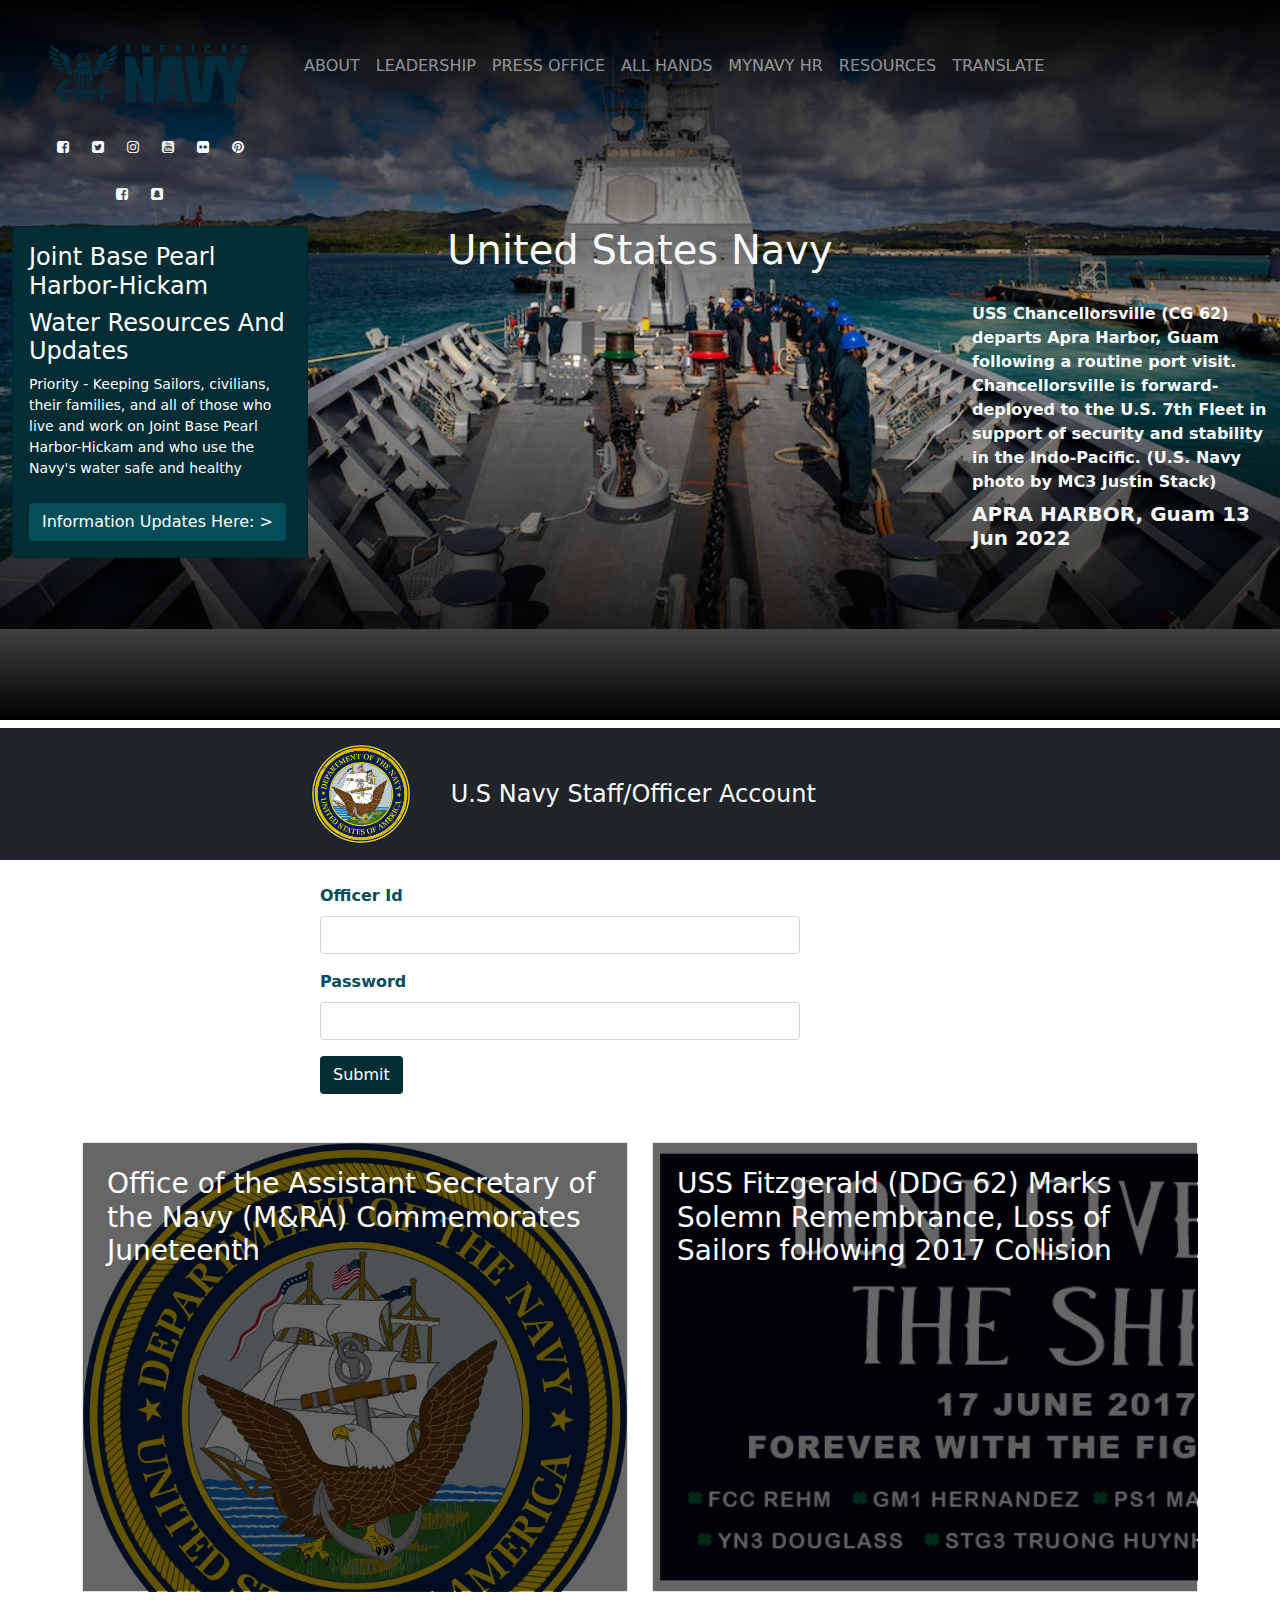
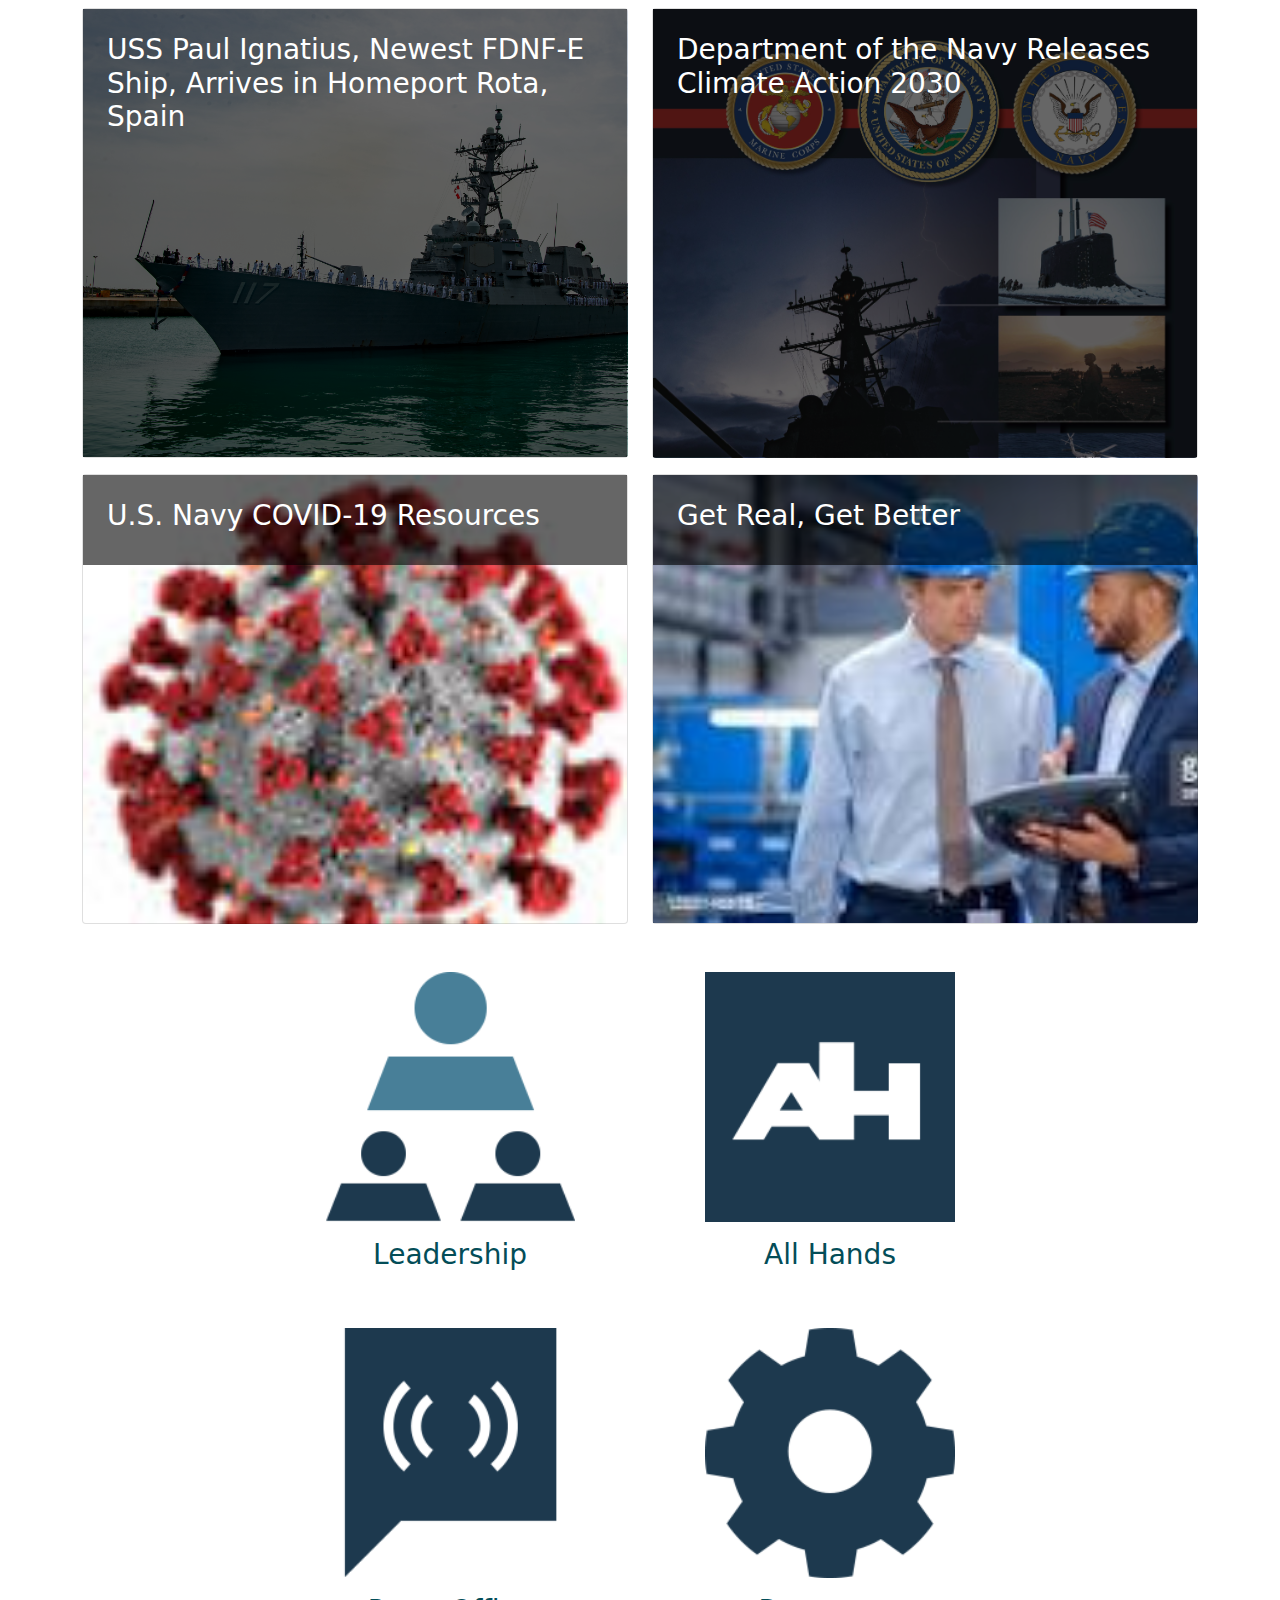
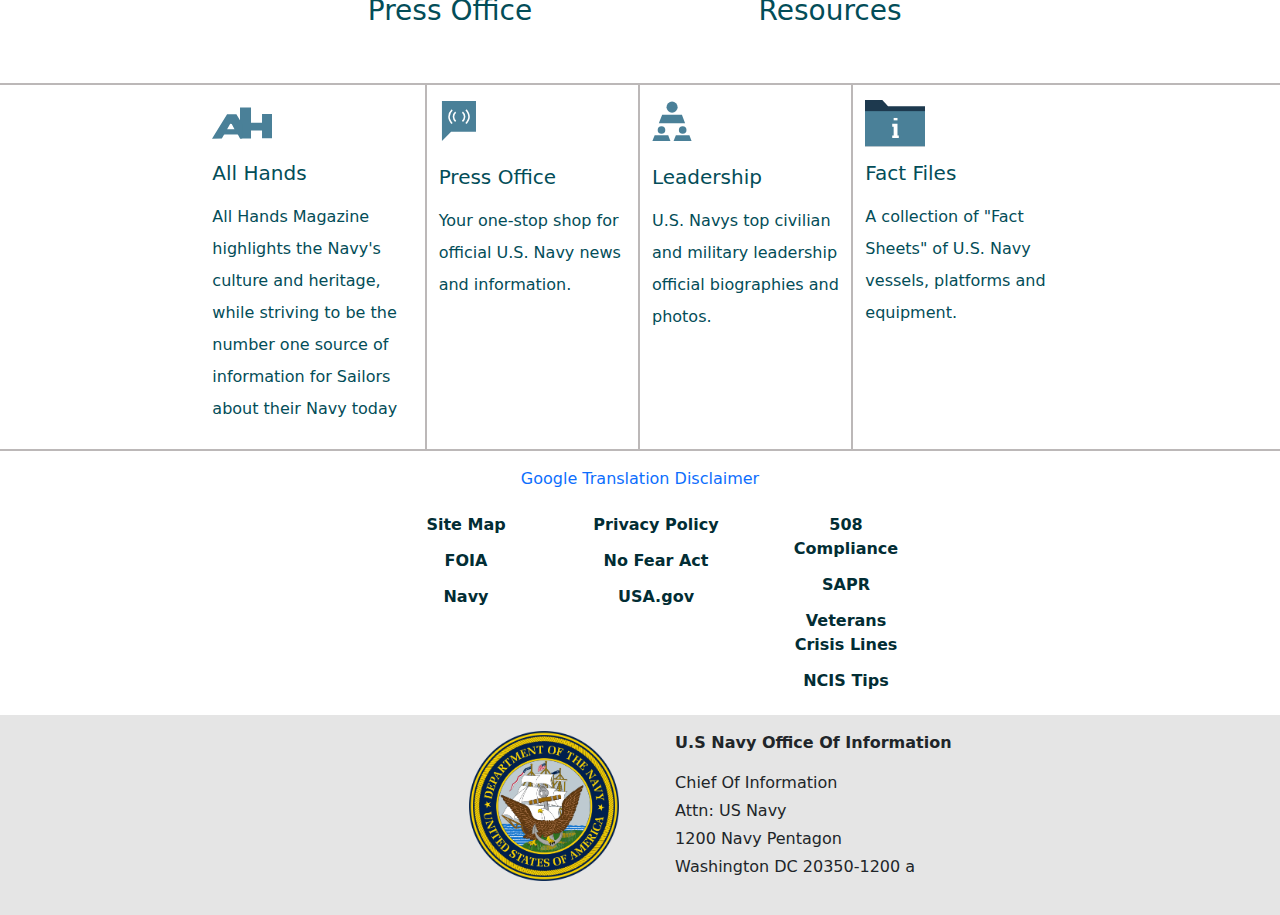
<file: index.html>
<!DOCTYPE html>
<html lang="en">
<head>
    <meta charset="UTF-8">
    <meta http-equiv="X-UA-Compatible" content="IE=edge">
    <meta name="viewport" content="width=device-width, initial-scale=1.0">
    <meta http-equiv="X-UA-Compatible" content="IE=7">
    <meta http-equiv="X-UA-Compatible" content="ie=edge">
    <meta name="description" content="Dhrea's Website">
    <link rel="stylesheet" href="bootstrap/css/bootstrap.min.css">
    <link rel="stylesheet" href="font-awesome-4.7.0/css/font-awesome.min.css">
    <script src="js/jquery-3.5.1.min.js"></script>
    <script src="js/popper2.js"></script>
    <script src="bootstrap/js/bootstrap.min.js"></script>
    <link rel="stylesheet" href="css/style.css">
    <title>Home</title>
</head>
<body>
    <header>
       <div class="rgba pb-3">
        <nav class="navbar navbar-expand-sm navbar-dark">
                <a class="mt-3 ms-5" href="#" class="navbar-brand"><img id="navbarImg" src="images/logo.png" alt="navbar brand"></a>
            <button class="navbar-toggler me-4" data-bs-toggle="collapse" data-bs-target="#nav"><span class="navbar-toggler-icon"></span></button>
            <div class="collapse navbar-collapse ms-5" id="nav">
               <center>
                <ul class="navbar-nav">
                    <li class="dropdown nav-item"><a data-bs-toggle="dropdown" class="nav-link">ABOUT</a>
                        <ul class="dropdown-menu">
                            <li><a href="http://www.navy.mil/About/Our-Core-Values" class="dropdown-item">Our Core Values</a></li>
                            <li><a href="http://www.navy.mil/About/Our-Core-Attributes/" class="dropdown-item">Our Core Attributes</a></li>
                            <li><a href="http://www.navy.mil/About/Mission/" class="dropdown-item">Mission</a></li>
                            <li><a href="http://www.navy.mil/About/Our-Heritage/" class="dropdown-item">Our Heritage</a></li>
                            <li><a href="http://www.navy.mil/About/" class="dropdown-item active">About ></a></li>
                        </ul>
                    </li>
                    <li class="dropdown nav-item"><a data-bs-toggle="dropdown" class="nav-link">LEADERSHIP</a>
                        <ul class="dropdown-menu">
                            <li><a href="http://www.navy.mil/Leadership/Secretary-of-the-Navy/" class="dropdown-item">Secretary Of The Navy</a></li>
                            <li><a href="http://www.navy.mil/Leadership/Chief-of-Naval-Operations/" class="dropdown-item">Chief Of Naval Operations</a></li>
                            <li><a href="http://www.navy.mil/Leadership/Master-Chief-Petty-Officer-of-the-Navy/" class="dropdown-item">Master Chief Petty Officer Of The Navy</a></li>
                            <li><a href="http://www.navy.mil/Leadership/Chief-of-Naval-Personnel/" class="dropdown-item">Chief Of Naval Personnel</a></li>
                            <li><a href="https://www.secnav.navy.mil/donhr/About/Senior-Executives/Pages/Biographies.aspx" class="dropdown-item">Senior Executives</a></li>
                            <li><a href="http://www.navy.mil/Leadership/Flag-Officer-Biographies/" class="dropdown-item">Flag Officer Biographies</a></li>
                            <li><a href="http://www.navy.mil/Leadership/" class="dropdown-item active">Leadership ></a></li>
                        </ul>
                    </li>
                    <li class="dropdown nav-item"><a data-bs-toggle="dropdown" class="nav-link">PRESS OFFICE</a>
                        <ul class="dropdown-menu">
                            <li><a href="http://www.navy.mil/Press-Office/Press-Briefings/" class="dropdown-item">Press Briefings</a></li>
                            <li><a href="http://www.navy.mil/Press-Office/Press-Releases/" class="dropdown-item">Press Releases</a></li>
                            <li><a href="http://www.navy.mil/Press-Office/Testimony/" class="dropdown-item">Testimony</a></li>
                            <li><a href="http://www.navy.mil/Press-Office/Speeches/" class="dropdown-item">Speeches</a></li>
                            <li><a href="http://www.navy.mil/Press-Office/Statements/" class="dropdown-item">Statement</a></li>
                            <li><a href="https://www.navy.mil/Press-Office/News-Stories/Term/3087/" class="dropdown-item">News Stories</a></li>
                            <li><a href="http://www.navy.mil/Press-Office/" class="dropdown-item active">Press Office ></a></li>
                        </ul>
                    </li>
                    <li class="nav-item"><a href="https://www.ah.mil/" class="nav-link">ALL HANDS</a></li>
                    <li class="nav-item"><a href="https://www.mynavyhr.navy.mil/" class="nav-link" target="_blank">MYNAVY HR</a></li>
                    <li class="dropdown nav-item"><a data-bs-toggle="dropdown" class="nav-link">RESOURCES</a>
                        <ul class="dropdown-menu">
                            <li><a href="http://www.navy.mil/Resources/Photo-Gallery/" class="dropdown-item">Photo Gallery</a></li>
                            <li><a href="http://www.navy.mil/Resources/Videos/" class="dropdown-item">Videos</a></li>
                            <li><a href="http://www.navy.mil/Resources/Graphics-Gallery/" class="dropdown-item">Graphics Gallery</a></li>
                            <li><a href="http://www.navy.mil/Resources/Social-Media-Directory-Guidance/" class="dropdown-item">Social Media Directory & Guidance</a></li>
                            <li><a href="https://www.applocker.navy.mil/#!/apps" class="dropdown-item">App Locker</a></li>
                            <li><a href="http://www.navy.mil/Resources/Blogs/" class="dropdown-item">Blogs</a></li>
                            <li><a href="http://www.navy.mil/Resources/Podcasts/" class="dropdown-item">PodCasts</a></li>
                            <li><a href="http://www.navy.mil/CNO-Professional-Reading-Program/" class="dropdown-item">CNO Professional Reading Program</a></li>
                            <li><a href="http://www.navy.mil/Resources/Strategic-Library/" class="dropdown-item">Strategic Library</a></li>
                            <li><a href="http://www.navy.mil/Resources/Fact-Files/" class="dropdown-item">Fact Files</a></li>
                            <li><a href="http://www.navy.mil/Resources/RSS-Feeds/" class="dropdown-item">RSS Feeds</a></li>
                            <li><a href="https://www.navy.com/" class="dropdown-item">Military Careers</a></li>
                            <li><a href="https://www.secnav.navy.mil/donhr/Pages/Default.aspx" class="dropdown-item">Civilian Careers</a></li>
                            <li><a href="http://www.navy.mil/Resources/Frequently-Asked-Questions/" class="dropdown-item">Frequently Asked Questions</a></li>
                            <li><a href="https://www.mynavyhr.navy.mil/References/Messages/NAVADMIN-2021/" class="dropdown-item">NAVADMINs</a></li>
                            <li><a href="https://www.mynavyhr.navy.mil/References/Messages/ALNAV-2021/" class="dropdown-item">ALNAVs</a></li>
                            <li><a href="http://www.navy.mil/Resources/Contact-Us/" class="dropdown-item">Contact Us</a></li>
                            <li><a href="http://www.navy.mil/Resources/" class="dropdown-item active">Resources ></a></li>
                        </ul>
                    </li>
                    <li class="nav-item"><a href="http://www.navy.mil/Translate/" class="nav-link">TRANSLATE</a></li>
                </ul>
               </center>
            </div>
        </nav>
        <div class="ms-5 ico">
            <p><a class="text-light btn btn-sm" href="https://www.facebook.com/usnavy"><i class="fa fa-facebook-square"></i></a> <a class="text-light btn btn-sm" href="https://www.twitter.com/usnavy"><i class="fa fa-twitter-square"></i></a> <a class="text-light btn btn-sm" href="https://www.instagram.com/usnavy"><i class="fa fa-instagram"></i></a> <a class="text-light btn btn-sm" href="https://www.youtube.com/usnavy"><i class="fa fa-youtube-square"></i></a> <a class="text-light btn btn-sm" href="https://www.flickr.com/usnavy"><i class="fa fa-flickr"></i></a> <a class="text-light btn btn-sm" href="https://www.pinterest.com/usnavy/"><i class="fa fa-pinterest"></i></a></p>
        <p>
            <a href="#" class="text-light btn btn-sm"></a><a href="#" class="text-light btn btn-sm"></a><a href="#" class="text-light btn btn-sm"></a>
            <a class="text-light btn btn-sm" href="https://www.navy.mil/Resources/Blogs"><i class="fa fa-facebook-square"></i></a>
        <a href="https://www.snapchat.com/add/usnavy" class="text-light btn btn-sm"><i class="fa fa-snapchat-square"></i></a></p>
    
        </div>
        <div class="mb-4 container-fluid">
            <div class="row">
                <div class="col-md-3 col-sm-12">
                    <div class="card card1">
                        <div class="card-body">
                            <h4 class="card-title">Joint Base Pearl Harbor-Hickam</h4>
                            <h4 class="card-title">Water Resources And Updates</h4>
                            <p class="card-text">
                                Priority - Keeping Sailors, civilians, their families, and all of those who
                                live and work on Joint Base Pearl Harbor-Hickam and who use the Navy's water safe and healthy
                            </p>
                            <a href="https://www.navy.mil/jointbasewater" class="btn mt-2">Information Updates Here: ></a>
                        </div>
                    </div>
                </div>
                <div class="col-md-6 deviceView"><h1 class="text-center text-light">United States Navy</h1></div>
                <div class="col-md-3 d-flex align-items-end">
                <a href="https://media.defense.gov/2022/Jun/16/2003019375/2640/1485/0/220613-N-YS413-1067.JPG" style="text-decoration: none;">
                    <div class="deviceView">
                        <b class="text-light">
                     
                            USS Chancellorsville (CG 62) departs Apra Harbor, Guam following a routine port visit. Chancellorsville is forward-deployed to the U.S. 7th Fleet in support of security and stability in the Indo-Pacific. (U.S. Navy photo by MC3 Justin Stack)
                        </b>
                        <h5 class="pt-2"><b class="text-light">APRA HARBOR, Guam 13 Jun 2022</b></h5>
                      </div>
                </a>
                        
                </div>
            </div>
        </div>
       </div>
    </header>

    <main>
        <div>
            <div class="loginHeader bg-dark">
               <div class="row my-2">
                   <div class="col-4 d-flex justify-content-end">
                    <img src="images/DON-SEAL.png" class="d-inline ms-5 mb-3 mt-3" width="100" height="100" alt="seal_logo">
                   </div>
                   <div class="col-6 d-flex align-items-center">
                      <div class=" pt-2 px-3">
                        <h4 class="text-light">U.S Navy Staff/Officer Account</h4>
                      </div>
                   </div>
               </div>
             
            </div>
            <div class="mt-4 w-50 mx-auto">
                <div class="w-75">
                 <form method="post" id="login" class="needs-validation">
                     <div class="form-group">
                         <label class="pb-2"><strong>Officer Id</strong></label>
                         <input type="email" class="form-control" id="email">
                     </div>
                     <div class="form-group mt-3">
                        <label class="pb-2"><strong>Password</strong></label>
                        <input type="password" class="form-control" id="password">
                    </div>
                    <div class="form-group mt-3">
                        <button type="submit" class="btn">Submit</button>
                    </div>
                 </form>
                </div>
             </div>
        
      </div>
        <div class="container mt-5">
            <div class="row">
                <div class="col-md-6 col-sm-12">
                    <div class="card cards car1">
                           <div class="rgb">
                            <h3 class="card-title px-4 pt-4"><a href="https://www.navy.mil/Press-Office/News-Stories/Article/3067275/office-of-the-assistant-secretary-of-the-navy-mra-commemorates-juneteenth/">Office of the Assistant Secretary of the Navy (M&RA) Commemorates Juneteenth</a></h3>
                           </div>
                    </div>
                </div>
                <div class="col-md-6 col-sm-12">
                    <div class="card cards car2">
                          <div class="rgb">
                            <h3 class="card-title px-4 pt-4"><a href="https://www.navy.mil/Press-Office/News-Stories/Article/3065656/uss-fitzgerald-ddg-62-marks-solemn-remembrance-loss-of-sailors-following-2017-c/">USS Fitzgerald (DDG 62) Marks Solemn Remembrance, Loss of Sailors following 2017 Collision</a></h3>
                          </div>
                    </div>
                </div>
            </div>
            <div class="row mt-3">
                <div class="col-md-6 col-sm-12">
                    <div class="card cards car3">
                          <div class="rgb">
                            <h3 class="card-title px-4 pt-4"><a href="https://www.navy.mil/Press-Office/News-Stories/Article/3066958/uss-paul-ignatius-newest-fdnf-e-ship-arrives-in-homeport-rota-spain/">USS Paul Ignatius, Newest FDNF-E Ship, Arrives in Homeport Rota, Spain</a></h3>
                          </div>
                    </div>
                </div>
                <div class="col-md-6 col-sm-12">
                    <div class="card cards car4">
                           <div class="rgb">
                            <h3 class="card-title px-4 pt-4"><a href="https://www.navy.mil/Press-Office/Press-Releases/display-pressreleases/Article/3041221/department-of-the-navy-releases-climate-action-2030/">Department of the Navy Releases Climate Action 2030</a></h3>
                           </div>
                    </div>
                </div>
            </div>
            <div class="row mt-3">
                <div class="col-md-6 col-sm-12">
                    <div class="card cards car5">
                          <div class="rg">  <h3 class="card-title px-4 py-4"><a href="https://www.navy.mil/US-Navy-COVID-19-Updates">U.S. Navy COVID-19 Resources</a></h3></div>
                    </div>
                </div>
                <div class="col-md-6 col-sm-12">
                    <div class="card cards car6">
                           <div class="rg"> <h3 class="card-title px-4 py-4"><a href="https://www.navy.mil/Resources/Blogs/Detail/Article/2894808/get-real-get-better/">Get Real, Get Better</a></h3></div>
                    </div>
                </div>
            </div>
        </div>

        <div class="container mt-5 iconDiv">
            <div class="row">
                <div class="col-md-2 col-sm-12"></div>
                <div class="col-md-4 col-sm-12">
                   <a href="https://www.navy.mil/Leadership" style="text-decoration: none;">
                    <center>
                        <img width="250" height="250" src="images/Leadership-Large-Icon.svg" alt="Leadership">
                        <h3 class="pt-3">Leadership</h3>
                       </center>
                   </a>
            </div>
                <div class="col-md-4 col-sm-12">
                   <a href="https://www.navy.mil/All-Hands" style="text-decoration: none;">
                    <center>
                        <img src="images/AH-Large-Icon.svg" width="250" height="250" alt="All Hands">
                        <h3 class="pt-3">All Hands</h3>
                       </center>
                   </a>
                </div>
                
                <div class="col-md-2 col-sm-12"></div>
            </div>
            <div class="row mt-5">
                <div class="col-md-2 col-sm-12"></div>
                <div class="col-md-4 col-sm-12">
                  <a href="https://www.navy.mil/Press-Office" style="text-decoration: none;">
                    <center>
                        <img width="250" height="250" src="images/Press-Office-Large-Icon.svg" alt="Press Office">
                        <h3 class="pt-3">Press Office</h3>
                       </center>
                  </a>
            </div>
                <div class="col-md-4 col-sm-12">
                <a href="https://www.navy.mil/Resources" style="text-decoration: none;">
                    <center>
                        <img src="images/Resources-Large-Icon.svg" width="250" height="250" alt="Resources">
                        <h3 class="pt-3">Resources</h3>
                       </center>
                </a>
                </div>
                
                <div class="col-md-2 col-sm-12"></div>
            </div>
        </div>
     

        <div class="container-fluid mt-5 fourdivs deviceView">
            <div class="row">
                <div class="col-md-4 bord1 d-flex justify-content-end">
                    <div class="w-50  my-2">
                        <a href="https://allhands.navy.mil/">
                         <img width="60" height="60" src="images/AH-Small-Icon.svg" alt="All Hands">
                         <h5 class="py-2">All Hands</h5>
                         <p class="h-lines">All Hands Magazine highlights the Navy's culture and heritage, while striving to be the number one source of information for Sailors about their Navy today</p>
                        </a>
                     </div>
                </div>
                <div class="col-md-2 bord2">
                  <div class="mt-3">
                   <a href="https://www.navy.mil/Press-Office">
                    <img width="40" height="40" src="images/Press-Office-Small-Icon-01.svg" alt="Press Office">
                    <h5 class="pt-4 pb-2">Press Office</h5>
                    <p class="h-lines">Your one-stop shop for official U.S. Navy news and information.</p>
                   </a>
                  </div>
                </div>
                <div class="col-md-2 bord2">
                    <div class="mt-3">
                    <a href="https://www.navy.mil/Leadership">
                        <img width="40" height="40" src="images/Leadership-Small-Icon-01.svg" alt="Leadership">
                        <h5 class="pt-4 pb-2">Leadership</h5>
                        <p class="h-lines">U.S. Navys top civilian and military leadership official biographies and photos.</p>
                    </a>
                    </div>
                  </div>
                  <div class="col-md-4 bord1">
                   <div class="row">
                    <div class="col-md-6 col-sm-12 me-3 my-2">
                        <a href="https://www.navy.mil/Resources/Fact-Files">
                         <img width="60" height="60" src="images/Fact-Files-Icon-01.svg" alt="Fact Files">
                         <h5 class="py-2">Fact Files</h5>
                         <p class="h-lines">A collection of "Fact Sheets" of U.S. Navy vessels, platforms and equipment.</p>
                        </a>
                     </div>
                   </div>
                </div>
            </div>
        </div>
        <div class="my-3 text-center"><a style="text-decoration: none;" href="https://www.navy.mil/Translate/">Google Translation Disclaimer</a></div>
        <div class="mt-2 container links">
            <div class="row">
                <div class="col-md-3"></div>
                <div class="col-md-2">
                 <center>
                    <ul>
                        <li><a href="https://www.navy.mil/Navy-Site-Map">Site Map</a></li>
                        <li><a href="https://www.foia.gov/">FOIA</a></li>
                        <li><a href="https://www.navy.com/">Navy</a></li>
                    </ul>
                 </center>
                </div>
                <div class="col-md-2">
                   <center>
                    <ul>
                        <li><a href="https://www.navy.mil/Privacy-Policy">Privacy Policy</a></li>
                        <li><a href="https://www.secnav.navy.mil/donhr/Site/Pages/No-Fear-Act.aspx">No Fear Act</a></li>
                        <li><a href="https://www.usa.gov/">USA.gov</a></li>
                    </ul>
                   </center>
                </div>
                <div class="col-md-2">
                  <center>
                    <ul>
                        <li><a href="https://dodcio.defense.gov/DoDSection508/Std_Stmt.aspx">508 Compliance</a></li>
                        <li><a href="https://www.navy.mil/SEXUAL-ASSAULT-PREVENTION-RESPONSE-SAPR">SAPR</a></li>
                        <li><a href="https://www.veteranscrisisline.net/">Veterans Crisis Lines</a></li>
                        <li><a href="https://www.ncis.navy.mil/Resources/NCIS-Tips/">NCIS Tips</a></li>
                    </ul>
                  </center>
                </div>
                <div class="col-md-3"></div>
            </div>
        </div>
    </main>
    <footer class="container-fluid py-3">
        <div class="row">
            <div class="col-md-3"></div>
            <div class="col-md-7 col-sm-12">
                <div class="row">
                    <div class="col-5 d-flex justify-content-end"><img src="images/DON-SEAL.png" width="150" height="150" alt=""></div>
                    <div class="col-7">
                        <ul>
                            <li class="pb-3"><b>U.S Navy Office Of Information</b></li>
                            <li class="pb-1">Chief Of Information</li>
                            <li class="pb-1">Attn: US Navy</li>
                            <li class="pb-1">1200 Navy Pentagon</li>
                            <li class="pb-1">Washington DC 20350-1200 a</li>
                        </ul>
                    </div>
                </div>
            </div>
            <div class="col-md-2"></div>
        </div>
    </footer>
    <script src="js/main.js"></script>
</body>
</html>
</file>
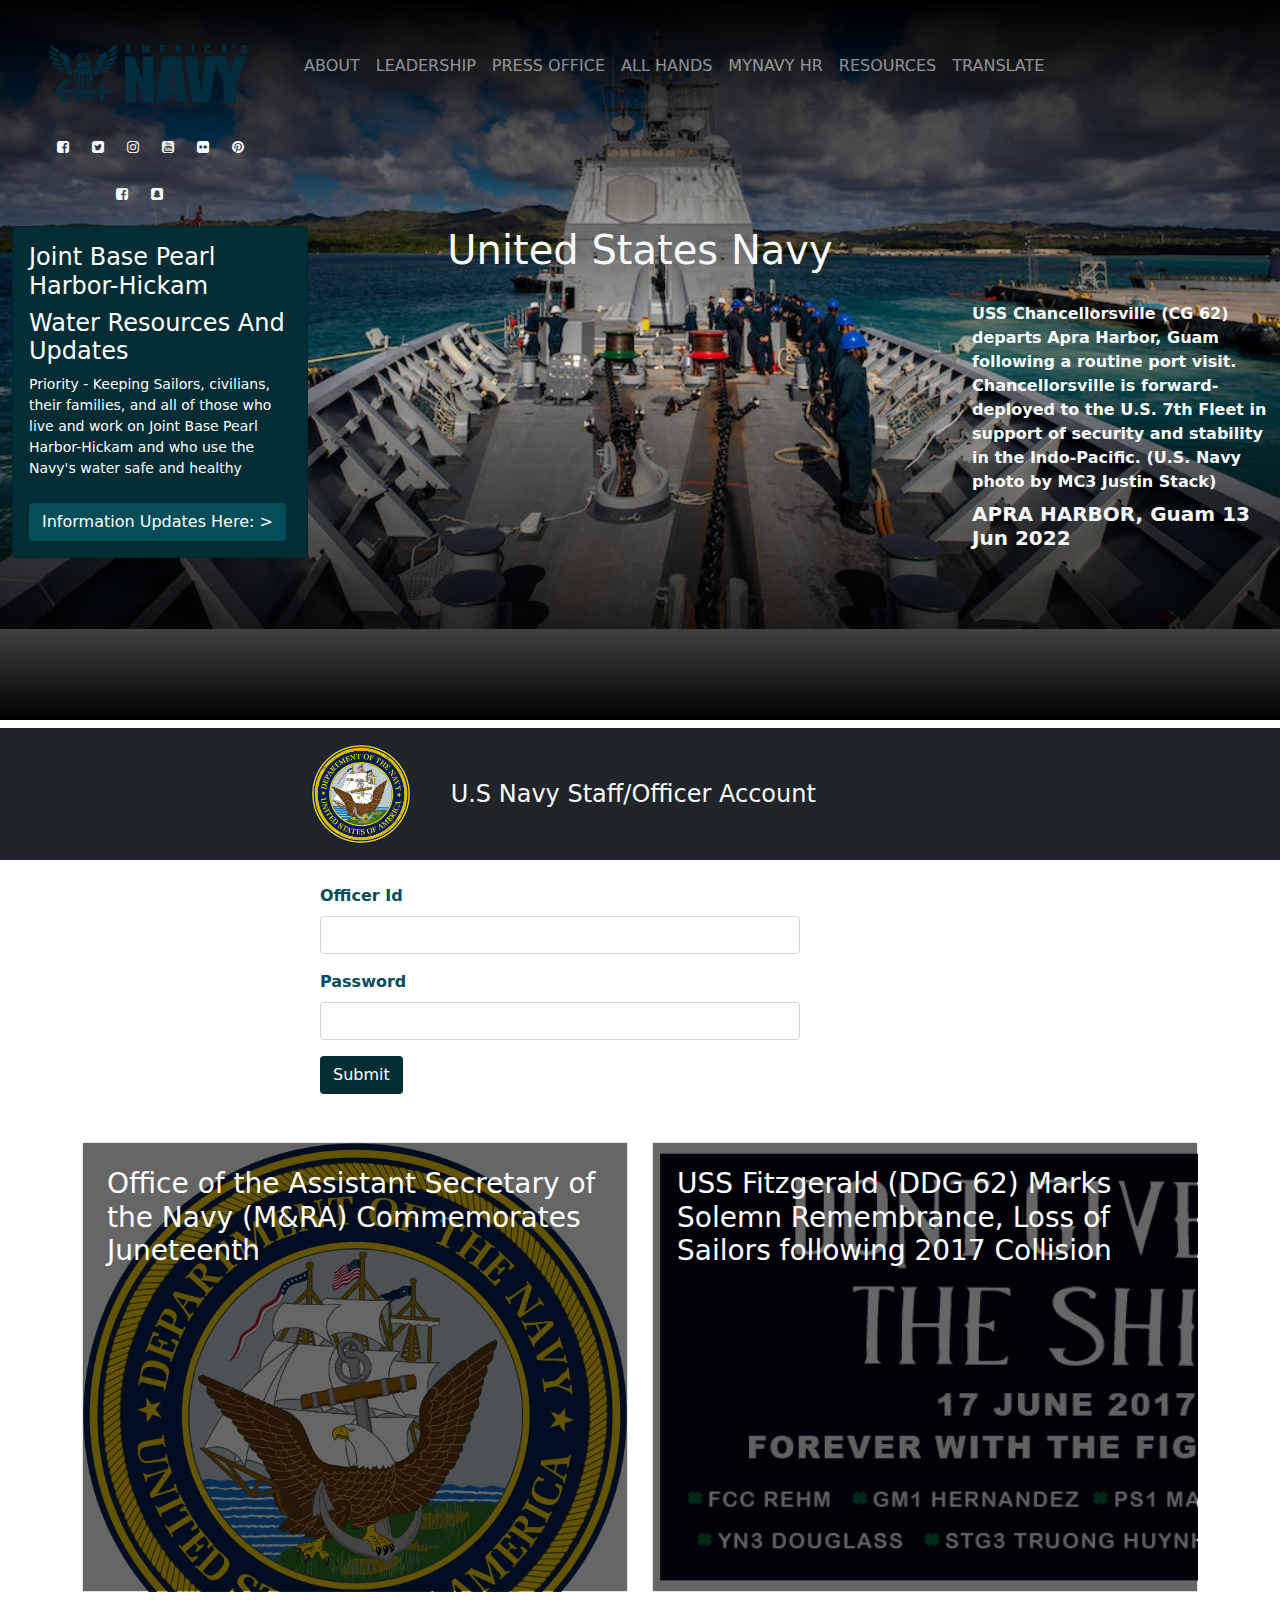
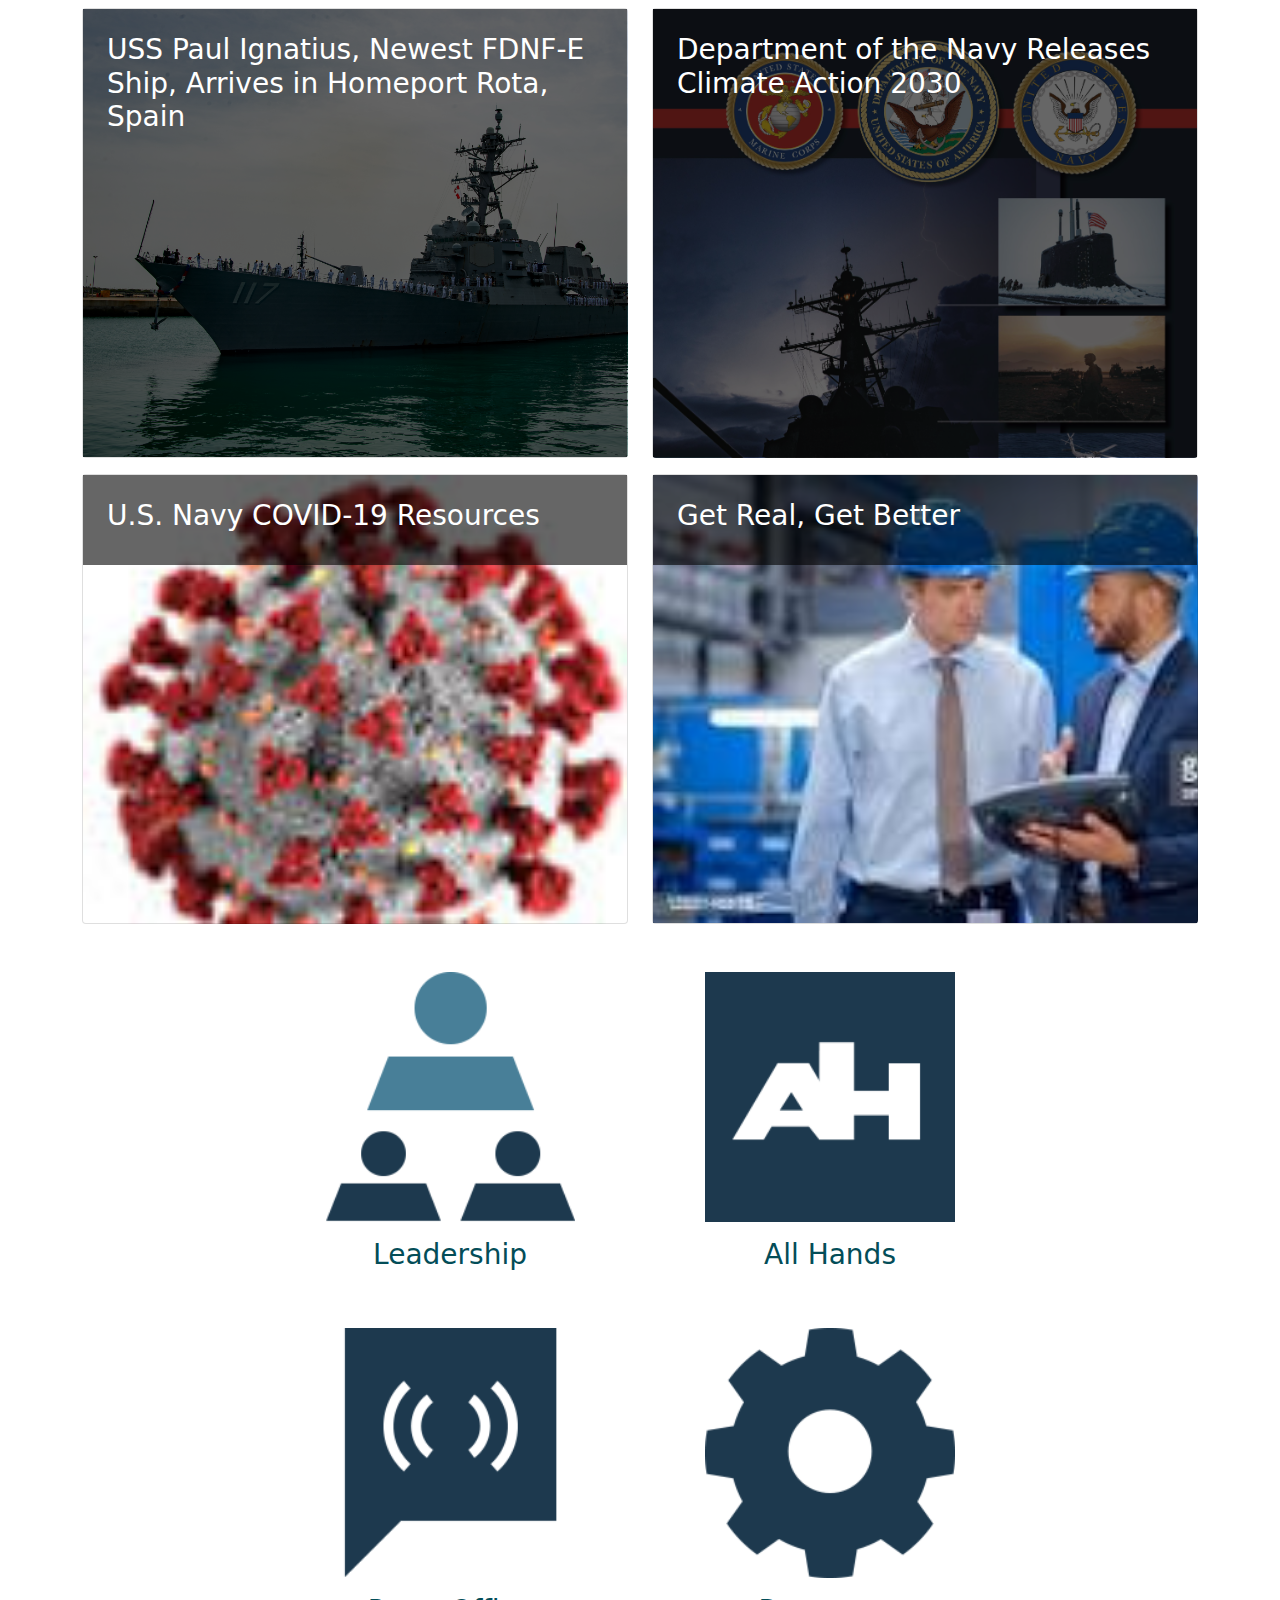
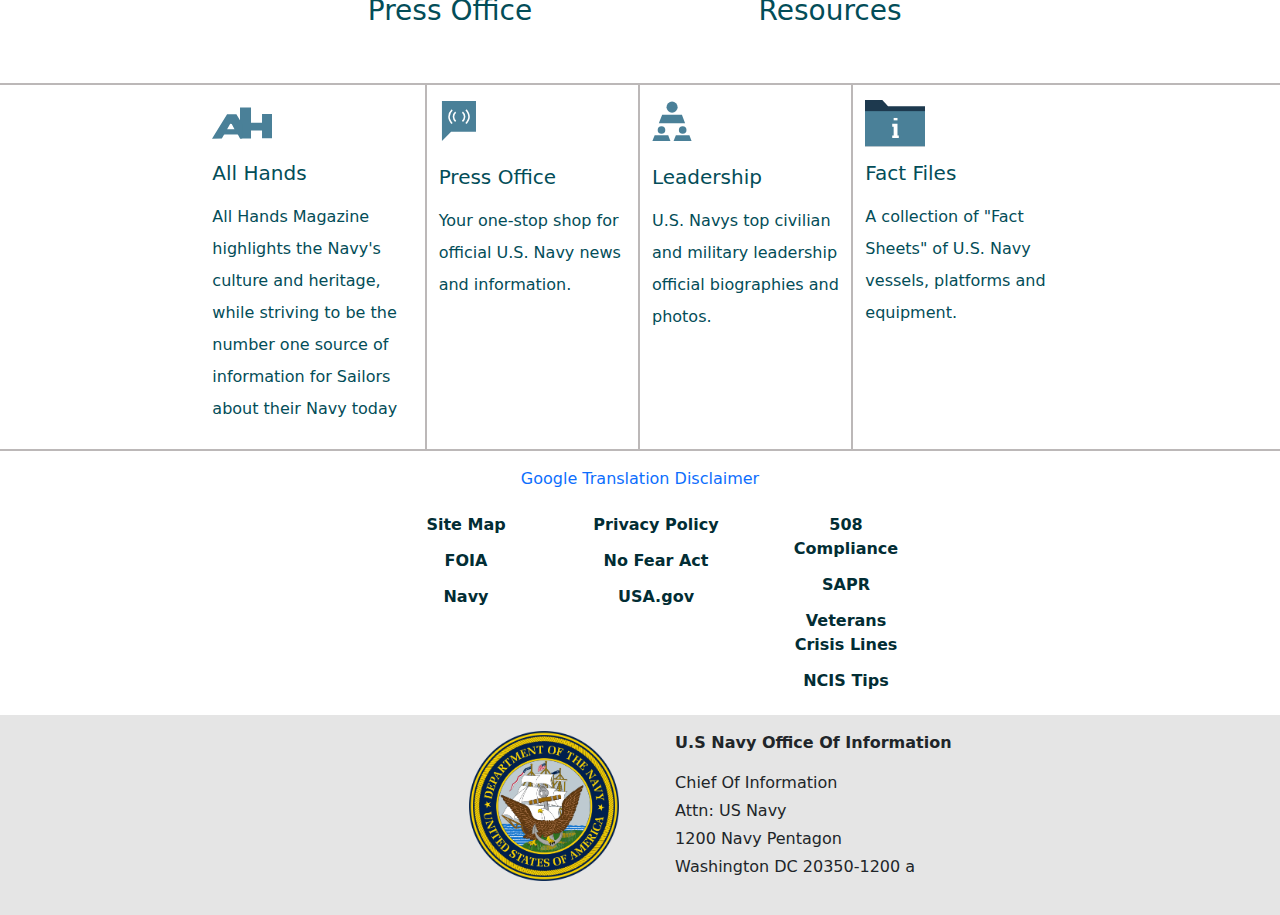
<file: home.html>
<!DOCTYPE html>
<html lang="en">
<head>
    <meta charset="UTF-8">
    <meta http-equiv="X-UA-Compatible" content="IE=edge">
    <meta name="viewport" content="width=device-width, initial-scale=1.0">
    <meta http-equiv="X-UA-Compatible" content="IE=7">
    <meta http-equiv="X-UA-Compatible" content="ie=edge">
    <meta name="description" content="Dhrea's Website">
    <link rel="stylesheet" href="bootstrap/css/bootstrap.min.css">
    <link rel="stylesheet" href="font-awesome-4.7.0/css/font-awesome.min.css">
    <script src="js/jquery-3.5.1.min.js"></script>
    <script src="js/popper2.js"></script>
    <script src="bootstrap/js/bootstrap.min.js"></script>
    <link rel="stylesheet" href="css/home.css">
    <title>Home</title>
</head>
<body>
    <header>
        <div class="rgba pb-3">
         <nav class="navbar navbar-expand-sm navbar-dark">
                 <a class="mt-3 ms-5" href="#" class="navbar-brand"><img id="navbarImg" src="images/logo.png" alt="navbar brand"></a>
             <button class="navbar-toggler me-4" data-bs-toggle="collapse" data-bs-target="#nav"><span class="navbar-toggler-icon"></span></button>
             <div class="collapse navbar-collapse ms-5" id="nav">
                <center>
                 <ul class="navbar-nav">
                     <li class="dropdown nav-item"><a data-bs-toggle="dropdown" class="nav-link">ABOUT</a>
                         <ul class="dropdown-menu">
                             <li><a href="http://www.navy.mil/About/Our-Core-Values" class="dropdown-item">Our Core Values</a></li>
                             <li><a href="http://www.navy.mil/About/Our-Core-Attributes/" class="dropdown-item">Our Core Attributes</a></li>
                             <li><a href="http://www.navy.mil/About/Mission/" class="dropdown-item">Mission</a></li>
                             <li><a href="http://www.navy.mil/About/Our-Heritage/" class="dropdown-item">Our Heritage</a></li>
                             <li><a href="http://www.navy.mil/About/" class="dropdown-item active">About ></a></li>
                         </ul>
                     </li>
                     <li class="dropdown nav-item"><a data-bs-toggle="dropdown" class="nav-link">LEADERSHIP</a>
                         <ul class="dropdown-menu">
                             <li><a href="http://www.navy.mil/Leadership/Secretary-of-the-Navy/" class="dropdown-item">Secretary Of The Navy</a></li>
                             <li><a href="http://www.navy.mil/Leadership/Chief-of-Naval-Operations/" class="dropdown-item">Chief Of Naval Operations</a></li>
                             <li><a href="http://www.navy.mil/Leadership/Master-Chief-Petty-Officer-of-the-Navy/" class="dropdown-item">Master Chief Petty Officer Of The Navy</a></li>
                             <li><a href="http://www.navy.mil/Leadership/Chief-of-Naval-Personnel/" class="dropdown-item">Chief Of Naval Personnel</a></li>
                             <li><a href="https://www.secnav.navy.mil/donhr/About/Senior-Executives/Pages/Biographies.aspx" class="dropdown-item">Senior Executives</a></li>
                             <li><a href="http://www.navy.mil/Leadership/Flag-Officer-Biographies/" class="dropdown-item">Flag Officer Biographies</a></li>
                             <li><a href="http://www.navy.mil/Leadership/" class="dropdown-item active">Leadership ></a></li>
                         </ul>
                     </li>
                     <li class="dropdown nav-item"><a data-bs-toggle="dropdown" class="nav-link">PRESS OFFICE</a>
                         <ul class="dropdown-menu">
                             <li><a href="http://www.navy.mil/Press-Office/Press-Briefings/" class="dropdown-item">Press Briefings</a></li>
                             <li><a href="http://www.navy.mil/Press-Office/Press-Releases/" class="dropdown-item">Press Releases</a></li>
                             <li><a href="http://www.navy.mil/Press-Office/Testimony/" class="dropdown-item">Testimony</a></li>
                             <li><a href="http://www.navy.mil/Press-Office/Speeches/" class="dropdown-item">Speeches</a></li>
                             <li><a href="http://www.navy.mil/Press-Office/Statements/" class="dropdown-item">Statement</a></li>
                             <li><a href="https://www.navy.mil/Press-Office/News-Stories/Term/3087/" class="dropdown-item">News Stories</a></li>
                             <li><a href="http://www.navy.mil/Press-Office/" class="dropdown-item active">Press Office ></a></li>
                         </ul>
                     </li>
                     <li class="nav-item"><a href="https://www.ah.mil/" class="nav-link">ALL HANDS</a></li>
                     <li class="nav-item"><a href="https://www.mynavyhr.navy.mil/" class="nav-link" target="_blank">MYNAVY HR</a></li>
                     <li class="dropdown nav-item"><a data-bs-toggle="dropdown" class="nav-link">RESOURCES</a>
                         <ul class="dropdown-menu">
                             <li><a href="http://www.navy.mil/Resources/Photo-Gallery/" class="dropdown-item">Photo Gallery</a></li>
                             <li><a href="http://www.navy.mil/Resources/Videos/" class="dropdown-item">Videos</a></li>
                             <li><a href="http://www.navy.mil/Resources/Graphics-Gallery/" class="dropdown-item">Graphics Gallery</a></li>
                             <li><a href="http://www.navy.mil/Resources/Social-Media-Directory-Guidance/" class="dropdown-item">Social Media Directory & Guidance</a></li>
                             <li><a href="https://www.applocker.navy.mil/#!/apps" class="dropdown-item">App Locker</a></li>
                             <li><a href="http://www.navy.mil/Resources/Blogs/" class="dropdown-item">Blogs</a></li>
                             <li><a href="http://www.navy.mil/Resources/Podcasts/" class="dropdown-item">PodCasts</a></li>
                             <li><a href="http://www.navy.mil/CNO-Professional-Reading-Program/" class="dropdown-item">CNO Professional Reading Program</a></li>
                             <li><a href="http://www.navy.mil/Resources/Strategic-Library/" class="dropdown-item">Strategic Library</a></li>
                             <li><a href="http://www.navy.mil/Resources/Fact-Files/" class="dropdown-item">Fact Files</a></li>
                             <li><a href="http://www.navy.mil/Resources/RSS-Feeds/" class="dropdown-item">RSS Feeds</a></li>
                             <li><a href="https://www.navy.com/" class="dropdown-item">Military Careers</a></li>
                             <li><a href="https://www.secnav.navy.mil/donhr/Pages/Default.aspx" class="dropdown-item">Civilian Careers</a></li>
                             <li><a href="http://www.navy.mil/Resources/Frequently-Asked-Questions/" class="dropdown-item">Frequently Asked Questions</a></li>
                             <li><a href="https://www.mynavyhr.navy.mil/References/Messages/NAVADMIN-2021/" class="dropdown-item">NAVADMINs</a></li>
                             <li><a href="https://www.mynavyhr.navy.mil/References/Messages/ALNAV-2021/" class="dropdown-item">ALNAVs</a></li>
                             <li><a href="http://www.navy.mil/Resources/Contact-Us/" class="dropdown-item">Contact Us</a></li>
                             <li><a href="http://www.navy.mil/Resources/" class="dropdown-item active">Resources ></a></li>
                         </ul>
                     </li>
                     <li class="nav-item"><a href="http://www.navy.mil/Translate/" class="nav-link">TRANSLATE</a></li>
                 </ul>
                </center>
             </div>
         </nav>
         <div class="ms-5 ico">
             <p><a class="text-light btn btn-sm" href="https://www.facebook.com/usnavy"><i class="fa fa-facebook-square"></i></a> <a class="text-light btn btn-sm" href="https://www.twitter.com/usnavy"><i class="fa fa-twitter-square"></i></a> <a class="text-light btn btn-sm" href="https://www.instagram.com/usnavy"><i class="fa fa-instagram"></i></a> <a class="text-light btn btn-sm" href="https://www.youtube.com/usnavy"><i class="fa fa-youtube-square"></i></a> <a class="text-light btn btn-sm" href="https://www.flickr.com/usnavy"><i class="fa fa-flickr"></i></a> <a class="text-light btn btn-sm" href="https://www.pinterest.com/usnavy/"><i class="fa fa-pinterest"></i></a></p>
         <p>
             <a href="#" class="text-light btn btn-sm"></a><a href="#" class="text-light btn btn-sm"></a><a href="#" class="text-light btn btn-sm"></a>
             <a class="text-light btn btn-sm" href="https://www.navy.mil/Resources/Blogs"><i class="fa fa-facebook-square"></i></a>
         <a href="https://www.snapchat.com/add/usnavy" class="text-light btn btn-sm"><i class="fa fa-snapchat-square"></i></a></p>
     
         </div>
         <div class="mb-4 container-fluid">
             <div class="row">
                 <div class="col-md-3 col-sm-12">
                     <div class="card card1">
                         <div class="card-body">
                             <h4 class="card-title">Joint Base Pearl Harbor-Hickam</h4>
                             <h4 class="card-title">Water Resources And Updates</h4>
                             <p class="card-text">
                                 Priority - Keeping Sailors, civilians, their families, and all of those who
                                 live and work on Joint Base Pearl Harbor-Hickam and who use the Navy's water safe and healthy
                             </p>
                             <a href="https://www.navy.mil/jointbasewater" class="btn mt-2">Information Updates Here: ></a>
                         </div>
                     </div>
                 </div>
                 <div class="col-md-6 deviceView"><h1 class="text-center text-light">United States Navy</h1></div>
                 <div class="col-md-3 d-flex align-items-end">
                 <a href="https://media.defense.gov/2022/Jun/16/2003019375/2640/1485/0/220613-N-YS413-1067.JPG" style="text-decoration: none;">
                     <div class="deviceView">
                         <b class="text-light">
                      
                             USS Chancellorsville (CG 62) departs Apra Harbor, Guam following a routine port visit. Chancellorsville is forward-deployed to the U.S. 7th Fleet in support of security and stability in the Indo-Pacific. (U.S. Navy photo by MC3 Justin Stack)
                         </b>
                         <h5 class="pt-2"><b class="text-light">APRA HARBOR, Guam 13 Jun 2022</b></h5>
                       </div>
                 </a>
                         
                 </div>
             </div>
         </div>
        </div>
     </header>

     <main>
            <div class="rgb">
                <ul class="nav nav-tabs my-4 ms-5">
                    <li class="nav-item"><button class="nav-link active" id="dashboard">Dashboard</button></li>
                    <li class="nav-item"><button class="nav-link" id="profile">Profile</button></li>
                    <li class="nav-item"><button class="nav-link" id="payments">Payments</button></li>
                    <li class="nav-item"><button class="nav-link" id="logout">Logout</button></li>
                </ul>
                <div class="container mt-5 pagedivs profile d-none">
                    <h3>Welcome,</h3>
                    <p class="pb-4"><b>Jonathan Rivers</b>, your <br> current official status for (2021/2022) is <b>ACTIVE</b></p>
                    <div class="row">
                        <div class="col-md-3 pt-3">
                            <center><img src="images/Screenshot_20220630-123103.jpg" width="200" height="300" alt="myne"></center>
                        </div>
                        <div class="col-md-9 border-start">
                            
                               <h4 class="pb-2 ps-2">Personal Information</h4>
                          <div class="row mb-5">
                              <div class="col-md-6">
                                   <div class="mb-2">
                                       <label><b>Name</b></label>
                                       <p>Jonathan Rivers</p>
                                   </div>
                                   <div class="mb-2">
                                        <label><b>Age</b></label>
                                        <p>45 years</p>
                                    </div>
                                    <div class="mb-2">
                                        <label><b>Sex</b></label>
                                        <p>Male</p>
                                    </div>
                                    <div class="mb-2">
                                        <label><b>Height</b></label>
                                        <p>6.2ft</p>
                                    </div>
                                    <div class="mb-2">
                                        <label><b>Marital Status</b></label>
                                        <p>Single</p>
                                    </div>
                                  
                              </div>
                              <div class="col-md-6">
                                <div class="mb-2">
                                    <label><b>Email</b></label>
                                    <p>Jonathanrivers1974@gmail.com</p>
                                </div>
                                <div class="mb-2">
                                    <label><b>Nationality</b></label>
                                    <p>American</p>
                                </div>
                                <div class="mb-2">
                                    <label><b>Mailing Address</b></label>
                                    <p>86, Toxteth street, Liverpool, Merseyside, L8 6UR</p>
                                </div>
                                <div class="mb-2">
                                    <label><b>Residential Address</b></label>
                                    <p>86, Toxteth street, Liverpool, Merseyside, L8 6UR</p>
                                </div>
                              
                              </div>
                          </div>

                          
                          <h4 class="pb-2 ps-2">Next Of Kin Information</h4>
                          <div class="row mb-5">
                              <div class="col-md-6">
                                <div class="mb-2">
                                    <label><b>Name</b></label>
                                    <p>Nil</p>
                                </div>
                                <div class="mb-2">
                                    <label><b>Age</b></label>
                                    <p>Nil</p>
                                </div>
                                <div class="mb-2">
                                    <label><b>Sex</b></label>
                                    <p>Nil</p>
                                </div>
                              </div>
                              <div class="col-md-6">
<div class="mb-2">
                                    <label><b>Relationship with next of kin</b></label>
                                    <p>Nil</p>
                                </div>
                                <div class="mb-2">
                                    <label><b>Email</b></label>
                                    <p>Nil</p>
                                </div>
                                <div class="mb-2">
                                    <label><b>Residential Address</b></label>
                                    <p>Nil</p>
                                </div>
                              
                              </div>
                              <div class="mb-2"><p>Next of kin information not filled yet</p></div>
                          </div>

                          <h4 class="pb-2 ps-2">Official Information</h4>
                          <div class="row mb-5">
                            <div class="col-md-6">
                              <div class="mb-2">
                                  <label><b>Years Of Active Service</b></label>
                                  <p>20 years</p>
                              </div>
                              <div class="mb-2">
                                  <label><b>Current Location</b></label>
                                  <p>Germany</p>
                              </div>
                              <div class="mb-2">
                                  <label><b>Mission</b></label>
                                  <p>Classified</p>
                              </div>
                              <div class="mb-2">
                                  <label><b>Current Service Status</b></label>
                                  <p>Active</p>
                              </div>
                            </div>
                            <div class="col-md-6">
                              <div class="mb-2">
                                  <label><b>Department Of Service</b></label>
                                  <p>NSA</p>
                              </div>
                              <div class="mb-2">
                                  <label><b>Rank</b></label>
                                  <p>Staff Sergeant</p>
                              </div>
                              <div class="mb-2">
                                  <label><b>Naval Base Of Service</b></label>
                                  <p>HMS Eaglet</p>
                              </div>
                            
                            </div>
                        </div>
                        </div>
                    </div>
                </div>
                <div class="container mt-5 pagedivs payments d-none">
                   <div class="row">
                       <div class="col-md-6">
                        <h3>Welcome,</h3>
                        <p class="pb-4"><b>Jonathan Rivers</b>, your <br> current official status for (2021/2022) is <b>ACTIVE</b></p>
                       </div>
                       <div class="col-md-4"></div>
                       <div class="col-md-2">
                          <p> <b>$2,830,675 USD</b> <br> Current Balance <br> <strong>Account Profile</strong></p>
                       </div>
                   </div>
                   <h4 class="pt-5 pb-2 ps-2">2022 Payment History</h4>
                    <table class="table table-responsive border table-striped table-hover">
                        <thead>
                            <tr>
                                <th>Payment Code</th>
                                <th>Request Date</th>
                                <th>Payment Date</th>
                                <th>Amount</th>
                                <th>Status</th>
                               
                            </tr>
                        </thead>
                        <tbody data-option="0">
                           
                          
                        </tbody>
                    </table>

                    <h4 class="pt-5 pb-2 ps-2">2021 Payment History</h4>
                    <table class="table table-responsive border table-striped table-hover">
                        <thead>
                            <tr>
                                <th>Payment Code</th>
                                <th>Request Date</th>
                                <th>Payment Date</th>
                                <th>Amount</th>
                                <th>Status</th>
                               
                            </tr>
                        </thead>
                        <tbody data-option="1">
                           
                          
                        </tbody>
                    </table>
                    <h4 class="pt-5 pb-2 ps-2">2020 Payment History</h4>
                    <table class="table table-responsive border table-striped table-hover">
                        <thead>
                            <tr>
                                <th>Payment Code</th>
                                <th>Request Date</th>
                                <th>Payment Date</th>
                                <th>Amount</th>
                                <th>Status</th>
                               
                            </tr>
                        </thead>
                        <tbody data-option="2">
                           
                          
                        </tbody>
                    </table>
                    <div class="card mx-3 mt-4">
                        <div class="card-header">
                            <h5 class="card-title">Account Payment Data</h5>
                        </div>
                        <div class="card-body">
                            <p class="card-text">Last Payment And Total Amount that has been paid</p>
                            <table class="border table table-responsive">
                                <tr>
                                    <th>Last Payment</th>
                                    <td class="d-flex justify-content-end"><span class="badge rounded-pill bg-dark">$ &nbsp; 7,500</span></td>
                                </tr>
                                <tr>
                                    <th>All Payments Both Deposit And Withdraw</th>
                                    <td class="d-flex justify-content-end"><span class="badge rounded-pill bg-dark">$ &nbsp; 9,567,422</span></td>
                                </tr>
                            </table>
                        </div>
                    </div>
                </div>
                <div class="container dashboard mt-5 pagedivs">
                    <h3>Welcome,</h3>
                    <p class="pb-4"><b>Jonathan Rivers</b>, your <br> current official status for (2021/2022) is <b>ACTIVE</b></p>

                   <div class="row">
                       <div class="col-md-3 pt-3">
                        <center><img src="images/Screenshot_20220630-123103.jpg" width="200" height="300" alt="myne"></center>
                       </div>
                       <div class="col-md-8 row mb-5">
                        <div class="col-md-6">
                          <div class="mb-2">
                              <label><b>Name</b></label>
                              <p>Jonathan Rivers</p>
                          </div>
                          <div class="mb-2">
                              <label><b>Years Of Active Service</b></label>
                              <p>19 years</p>
                          </div>
                          <div class="mb-2">
                              <label><b>Current Location</b></label>
                              <p>Germany</p>
                          </div>
                          <div class="mb-2">
                              <label><b>Mission</b></label>
                              <p>Classified</p>
                          </div>
                          <div class="mb-2">
                              <label><b>Current Service Status</b></label>
                              <p>Active</p>
                          </div>
                        </div>
                        <div class="col-md-6">
                          <div class="mb-2">
                              <label><b>Department Of Service</b></label>
                              <p>NSA</p>
                          </div>
                          <div class="mb-2">
                              <label><b>Rank</b></label>
                              <p>Lieutenant Commander</p>
                          </div>
                          <div class="mb-2">
                              <label><b>Naval Base Of Service</b></label>
                              <p>USAG Stuttgart</p>
                          </div>
                          <div class="mb-2">
                              <label><b>Email</b></label>
                              <p>darrenlloyd1978@gmail.com</p>
                          </div>
                        </div>
                    </div>
                   </div>
                </div>
                <div class="my-3 text-center"><a style="text-decoration: none;" href="https://www.navy.mil/Translate/">Google Translation Disclaimer</a></div>
                <div class="mt-2 container links">
                    <div class="row">
                        <div class="col-md-3"></div>
                        <div class="col-md-2">
                         <center>
                            <ul>
                                <li><a href="https://www.navy.mil/Navy-Site-Map">Site Map</a></li>
                                <li><a href="https://www.foia.gov/">FOIA</a></li>
                                <li><a href="https://www.navy.com/">Navy</a></li>
                            </ul>
                         </center>
                        </div>
                        <div class="col-md-2">
                           <center>
                            <ul>
                                <li><a href="https://www.navy.mil/Privacy-Policy">Privacy Policy</a></li>
                                <li><a href="https://www.secnav.navy.mil/donhr/Site/Pages/No-Fear-Act.aspx">No Fear Act</a></li>
                                <li><a href="https://www.usa.gov/">USA.gov</a></li>
                            </ul>
                           </center>
                        </div>
                        <div class="col-md-2">
                          <center>
                            <ul>
                                <li><a href="https://dodcio.defense.gov/DoDSection508/Std_Stmt.aspx">508 Compliance</a></li>
                                <li><a href="https://www.navy.mil/SEXUAL-ASSAULT-PREVENTION-RESPONSE-SAPR">SAPR</a></li>
                                <li><a href="https://www.veteranscrisisline.net/">Veterans Crisis Lines</a></li>
                                <li><a href="https://www.ncis.navy.mil/Resources/NCIS-Tips/">NCIS Tips</a></li>
                            </ul>
                          </center>
                        </div>
                        <div class="col-md-3"></div>
                    </div>
                </div>

             

               
            </div>
       
     </main>
     <footer class="container-fluid py-3">
        <div class="row">
            <div class="col-md-3"></div>
            <div class="col-md-7 col-sm-12">
                <div class="row">
                    <div class="col-3"><img src="images/DON-SEAL.png" width="150" height="150" alt="don seal"></div>
                    <div class="col-7">
                        <ul>
                            <li class="pb-3"><b>U.S Navy Office Of Information</b></li>
                            <li class="pb-1">Chief Of Information</li>
                            <li class="pb-1">Attn: US Navy</li>
                            <li class="pb-1">1200 Navy Pentagon</li>
                            <li class="pb-1">Washington DC 20350-1200 a</li>
                        </ul>
                    </div>
                </div>
            </div>
            <div class="col-md-2"></div>
        </div>
    </footer>
    <script src="js/home.js"></script>
</body>
</html>
</file>
<file: css/style.css>
header{
    background-image: url("../images/220613-N-YS413-1067.webp");
    background-repeat: no-repeat;
    background-size: cover;
    min-height: 80vh;
    background-position: 0 -25vh;
}
div.rgba{
    min-height: 80vh;
    background-image: linear-gradient(180deg, black, transparent, black)
}
a img#navbarImg{
    width: 200px;
    height: 100px;
}
ul.dropdown-menu{
    background-color:rgb(2, 45, 52);
}
ul.dropdown-menu li a{
   color: whitesmoke;
  }
  ul.dropdown-menu li a:hover{
    color:  black;
   }
ul.navbar-nav li a{
    color: white;
}
ul.navbar-nav li a:hover{
    color: white;
    border-bottom: 2px solid white;
    padding-bottom: 3px;
}
p.card-text{
    font-size: 14px;
}
div.card-body a{
    background-color: rgb(3, 77, 88);
    color: white;
}
div.card1{
    background-color: rgb(2, 45, 52);
    color: white;
}
div.cards, div.rgb{
    height: 450px;
}
div.rgb{
    background-color: rgba(0,0,0,0.6);
}
div.rg{
    background-color: rgba(0,0,0,0.6);
}
div.ico{
    width: fit-content;
}
div.car1{
    background-image: url("../images/DON-SEAL.png");
    background-repeat: no-repeat;
    background-size: cover;
}
div.car2{
    background-image: url("../images/220615-N-OP825-1002.jpg");
    background-repeat: no-repeat;
    background-size: cover;
}
div.car3{
    background-image: url("../images/220617-N-RY670-1052.jpg");
    background-repeat: no-repeat;
    background-size: cover;
}
div.car4{
    background-image: url("../images/220524-N-NO191-0001.jpg");
    background-repeat: no-repeat;
    background-size: cover;
}
div.car5{
    background-image: url("../images/download.jpg");
    background-repeat: no-repeat;
    background-size: cover;
}
div.car6{
    background-image: url("../images/images.jpg");
    background-repeat: no-repeat;
    background-size: cover;
}
div.cards h3.card-title a {
    color: white;
    text-decoration: none;
}
div.iconDiv a h3{
    color: rgb(3, 77, 88);
}
p.h-lines{
    line-height: 2rem;
}
div.fourdivs a{
    text-decoration: none;
    color:rgb(3, 77, 88);
}
div.fourdivs div.bord1{
    border-top: 2px solid rgb(188, 184, 184);
    border-bottom: 2px solid rgb(188, 184, 184);
}
div.fourdivs div.bord1:nth-child(1){
    border-right: 2px solid rgb(188, 184, 184);
}
div.fourdivs div.bord2{
    border-right: 2px solid rgb(188, 184, 184);
    border-top: 2px solid rgb(188, 184, 184);
    border-bottom: 2px solid rgb(188, 184, 184);
}
div.fourdivs div.bord2:nth-child(1){
    border-left: 2px solid rgb(188, 184, 184);
}
footer li{
    list-style: none;
}
footer{
    background-color: rgba(0,0,0,0.1);
}
div.links a{
    text-decoration: none;
    color: rgb(2, 45, 52);
    font-weight: bolder;;
}
div.links li{
    list-style: none;
    padding: 6px 0px 6px 0px;
}
li.nav-item a.nav-link{
    width: fit-content;
}
form label strong{
    color: rgb(3, 77, 88);
}
form button.btn{
    background-color: rgb(2, 45, 52);
    color: white;
}
@media screen and (max-width: 1000px) {
    .deviceView{
        display: none;
    }
    div.ico{
        width: fit-content;
        margin: auto;
    }
    a.navbar-brand{
        margin: auto;
    }
    li.nav-item a.nav-link{
        width: fit-content;
    }
}
</file>
<file: css/home.css>
header{
    background-image: url("../images/220613-N-YS413-1067.webp");
    background-repeat: no-repeat;
    background-size: cover;
    min-height: 80vh;
    background-position: 0 -25vh;
}
div.rgba{
    min-height: 80vh;
    background-image: linear-gradient(180deg, black, transparent, black)
}
a img#navbarImg{
    width: 200px;
    height: 100px;
}
ul.dropdown-menu{
    background-color:rgb(2, 45, 52);
}
ul.dropdown-menu li a{
   color: whitesmoke;
  }
  ul.dropdown-menu li a:hover{
    color:  black;
   }
ul.navbar-nav li a{
    color: white;
}
ul.navbar-nav li a:hover{
    color: white;
    border-bottom: 2px solid white;
    padding-bottom: 3px;
}
p.card-text{
    font-size: 14px;
}
div.card-body a{
    background-color: rgb(3, 77, 88);
    color: white;
}
div.card1{
    background-color: rgb(2, 45, 52);
    color: white;
}
main{
    background-image: url("../images/DON-SEAL.png");
    background-repeat: no-repeat;
    background-size: cover;
    background-position: center 10vh;
}
main div.rgb{
    background-color: rgba(255, 255, 255, 0.9);
}
div.profile div.mb-2{
    padding-left: 1rem;
}
ul.nav-tabs{
    width: fit-content;
}
footer li{
    list-style: none;
}
footer{
    background-color: rgba(0,0,0,0.1);
}
div.links a{
    text-decoration: none;
    color: rgb(2, 45, 52);
    font-weight: bolder;;
}
div.links li{
    list-style: none;
    padding: 6px 0px 6px 0px;
}
div.pagedivs div.row div.mb-2 label b{
    color:rgb(3, 77, 88);
}
div.pagedivs div.row div.mb-2 p, div.profile div.row div.mb-4 p{
    color: rgb(2, 45, 52);
}
div.pagedivs h4.pb-2{
    color: rgb(87, 78, 58);
}
table.table th{
    color: rgb(3, 77, 88);
    font-size: medium;
}
table.table td{
    color: rgb(2, 45, 52);
}
li.nav-item a.nav-link{
    width: fit-content;
}
</file>
